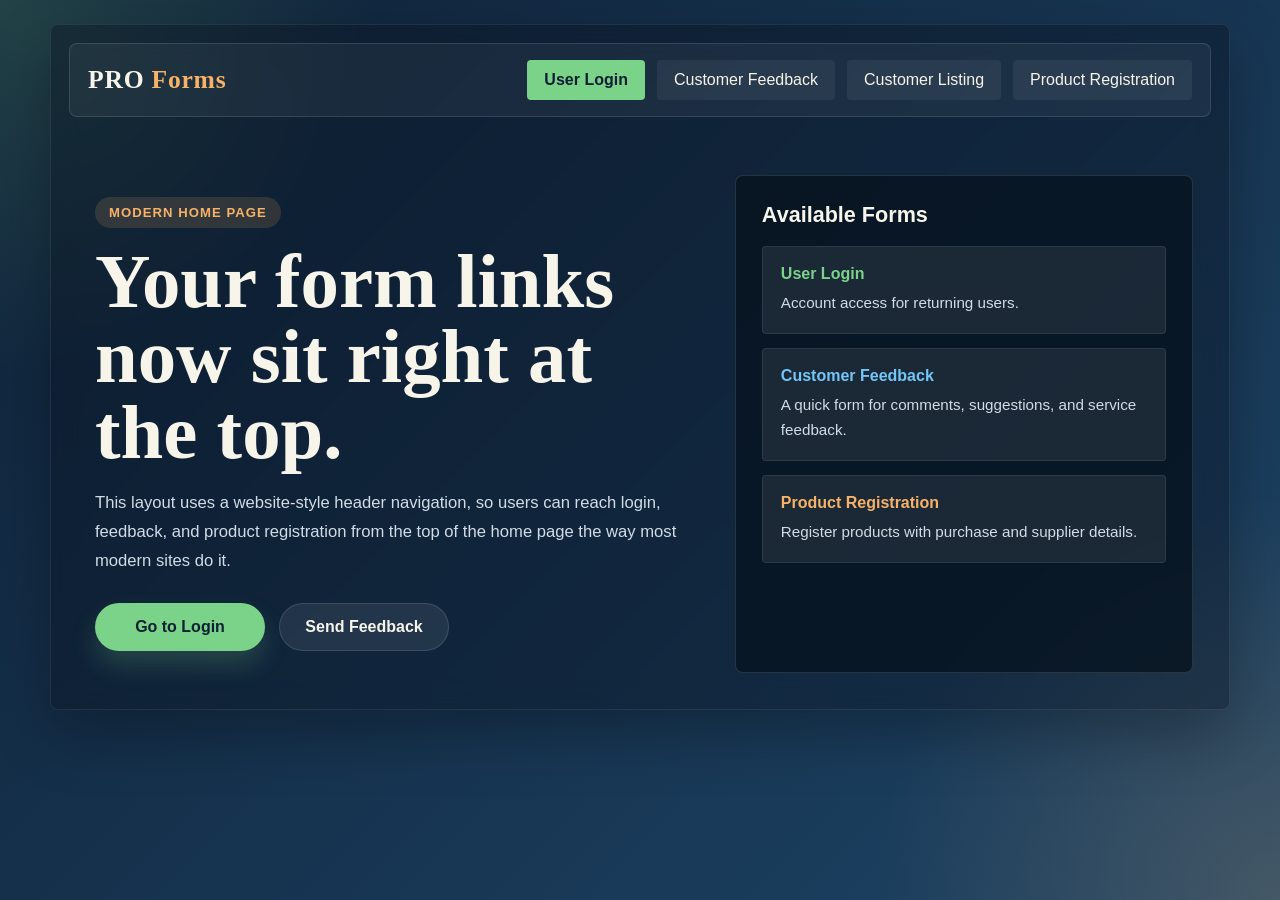
<file: index.html>
<!DOCTYPE html>
<html lang="en">
<head>
  <meta charset="UTF-8">
  <meta name="viewport" content="width=device-width, initial-scale=1.0">
  <title>PRO Form Hub</title>
  <style>
    :root {
      --bg-deep: #0f2238;
      --bg-mid: #1d4466;
      --panel: rgba(7, 19, 31, 0.76);
      --panel-soft: rgba(255, 255, 255, 0.08);
      --line: rgba(255, 255, 255, 0.12);
      --text-main: #f7f4ea;
      --text-soft: #d2dce6;
      --mint: #7bd389;
      --gold: #f7b267;
      --sky: #74c5f8;
    }

    * {
      box-sizing: border-box;
      margin: 0;
      padding: 0;
    }

    body {
      min-height: 100vh;
      padding: 24px;
      color: var(--text-main);
      background:
        radial-gradient(circle at top left, rgba(123, 211, 137, 0.18), transparent 24%),
        radial-gradient(circle at bottom right, rgba(247, 178, 103, 0.18), transparent 26%),
        linear-gradient(135deg, var(--bg-deep), var(--bg-mid));
      font-family: "Trebuchet MS", "Segoe UI", sans-serif;
    }

    .site-shell {
      width: min(1180px, 100%);
      margin: 0 auto;
      padding: 18px;
      border-radius: 8px;
      background: rgba(8, 18, 29, 0.38);
      border: 1px solid rgba(255, 255, 255, 0.08);
      box-shadow: 0 24px 60px rgba(0, 0, 0, 0.28);
      backdrop-filter: blur(14px);
    }

    .topbar {
      display: flex;
      align-items: center;
      justify-content: space-between;
      gap: 20px;
      padding: 16px 18px;
      border-radius: 8px;
      background: rgba(255, 255, 255, 0.05);
      border: 1px solid var(--line);
    }

    .brand {
      font-family: Georgia, "Times New Roman", serif;
      font-size: 1.6rem;
      font-weight: 700;
      letter-spacing: 0.03em;
    }

    .brand span {
      color: var(--gold);
    }

    .top-nav {
      display: flex;
      align-items: center;
      gap: 12px;
      flex-wrap: wrap;
      justify-content: flex-end;
    }

    .top-nav a {
      padding: 10px 16px;
      border-radius: 4px;
      color: var(--text-main);
      text-decoration: none;
      background: rgba(255, 255, 255, 0.06);
      border: 1px solid transparent;
      transition: transform 0.25s ease, background 0.25s ease, border-color 0.25s ease;
    }

    .top-nav a:hover {
      transform: translateY(-2px);
      background: rgba(255, 255, 255, 0.12);
      border-color: rgba(255, 255, 255, 0.14);
    }

    .top-nav .login-link {
      color: #092034;
      background: var(--mint);
      font-weight: 700;
    }

    .top-nav .login-link:hover {
      background: #96e1a1;
      border-color: transparent;
    }

    .hero {
      display: grid;
      grid-template-columns: 1.15fr 0.85fr;
      gap: 28px;
      margin-top: 24px;
      padding: 34px 18px 18px;
    }

    .hero-copy {
      padding: 22px 10px 22px 8px;
    }

    .eyebrow {
      display: inline-block;
      margin-bottom: 16px;
      padding: 8px 14px;
      border-radius: 999px;
      background: rgba(247, 178, 103, 0.14);
      color: var(--gold);
      font-size: 0.82rem;
      font-weight: 700;
      letter-spacing: 0.08em;
      text-transform: uppercase;
    }

    h1 {
      margin-bottom: 18px;
      font-family: Georgia, "Times New Roman", serif;
      font-size: clamp(2.8rem, 6vw, 5rem);
      line-height: 0.98;
    }

    .hero-copy p {
      max-width: 620px;
      color: var(--text-soft);
      font-size: 1.04rem;
      line-height: 1.75;
      margin-bottom: 28px;
    }

    .hero-actions {
      display: flex;
      gap: 14px;
      flex-wrap: wrap;
    }

    .hero-actions a {
      display: inline-flex;
      align-items: center;
      justify-content: center;
      min-width: 170px;
      padding: 14px 18px;
      border-radius: 999px;
      text-decoration: none;
      font-weight: 700;
      transition: transform 0.25s ease, box-shadow 0.25s ease, background 0.25s ease;
    }

    .hero-actions .primary-action {
      color: #092034;
      background: var(--mint);
      box-shadow: 0 14px 26px rgba(123, 211, 137, 0.2);
    }

    .hero-actions .primary-action:hover {
      transform: translateY(-2px);
      background: #96e1a1;
    }

    .hero-actions .ghost-action {
      color: var(--text-main);
      background: rgba(255, 255, 255, 0.08);
      border: 1px solid var(--line);
    }

    .hero-actions .ghost-action:hover {
      transform: translateY(-2px);
      background: rgba(255, 255, 255, 0.14);
    }

    .hero-panel {
      padding: 26px;
      border-radius: 8px;
      background: var(--panel);
      border: 1px solid var(--line);
    }

    .hero-panel h2 {
      margin-bottom: 18px;
      font-size: 1.35rem;
    }

    .hero-list {
      display: grid;
      gap: 14px;
    }

    .hero-item {
      padding: 18px;
      border-radius: 4px;
      background: var(--panel-soft);
      border: 1px solid rgba(255, 255, 255, 0.08);
    }

    .hero-item strong {
      display: inline-block;
      margin-bottom: 8px;
      font-size: 1rem;
    }

    .hero-item p {
      color: var(--text-soft);
      font-size: 0.95rem;
      line-height: 1.6;
    }

    .hero-item.login strong {
      color: var(--mint);
    }

    .hero-item.feedback strong {
      color: var(--sky);
    }

    .hero-item.registration strong {
      color: var(--gold);
    }

    @media (max-width: 960px) {
      .topbar,
      .hero {
        grid-template-columns: 1fr;
      }

      .topbar {
        display: grid;
      }

      .top-nav {
        justify-content: flex-start;
      }

      .hero {
        padding-top: 24px;
      }
    }

    @media (max-width: 640px) {
      body {
        padding: 14px;
      }

      .site-shell {
        padding: 14px;
        border-radius: 24px;
      }

      .topbar {
        padding: 14px;
      }

      h1 {
        font-size: 2.5rem;
      }

      .hero {
        padding: 22px 10px 10px;
      }

      .hero-panel {
        padding: 20px;
      }

      .hero-actions a,
      .top-nav a {
        width: 100%;
      }
    }
  </style>
</head>
<body>
  <main class="site-shell">
    <header class="topbar">
      <div class="brand">PRO <span>Forms</span></div>

      <nav class="top-nav">
        <a href="USERLOGINFORM.html" class="login-link">User Login</a>
        <a href="CUSTOMERFEEDBACK.html">Customer Feedback</a>
        <a href="customer%20listing%20form.html">Customer Listing</a>
        <a href="Project%20Rgistration%20Form/index.html">Product Registration</a>
      </nav>
    </header>

    <section class="hero">
      <div class="hero-copy">
        <span class="eyebrow">Modern Home Page</span>
        <h1>Your form links now sit right at the top.</h1>
        <p>This layout uses a website-style header navigation, so users can reach login, feedback, and product registration from the top of the home page the way most modern sites do it.</p>

        <div class="hero-actions">
          <a href="USERLOGINFORM.html" class="primary-action">Go to Login</a>
          <a href="CUSTOMERFEEDBACK.html" class="ghost-action">Send Feedback</a>
        </div>
      </div>

      <aside class="hero-panel">
        <h2>Available Forms</h2>

        <div class="hero-list">
          <div class="hero-item login">
            <strong>User Login</strong>
            <p>Account access for returning users.</p>
          </div>

          <div class="hero-item feedback">
            <strong>Customer Feedback</strong>
            <p>A quick form for comments, suggestions, and service feedback.</p>
          </div>

          <div class="hero-item registration">
            <strong>Product Registration</strong>
            <p>Register products with purchase and supplier details.</p>
          </div>
        </div>
      </aside>
    </section>
  </main>
</body>
</html>
</file>
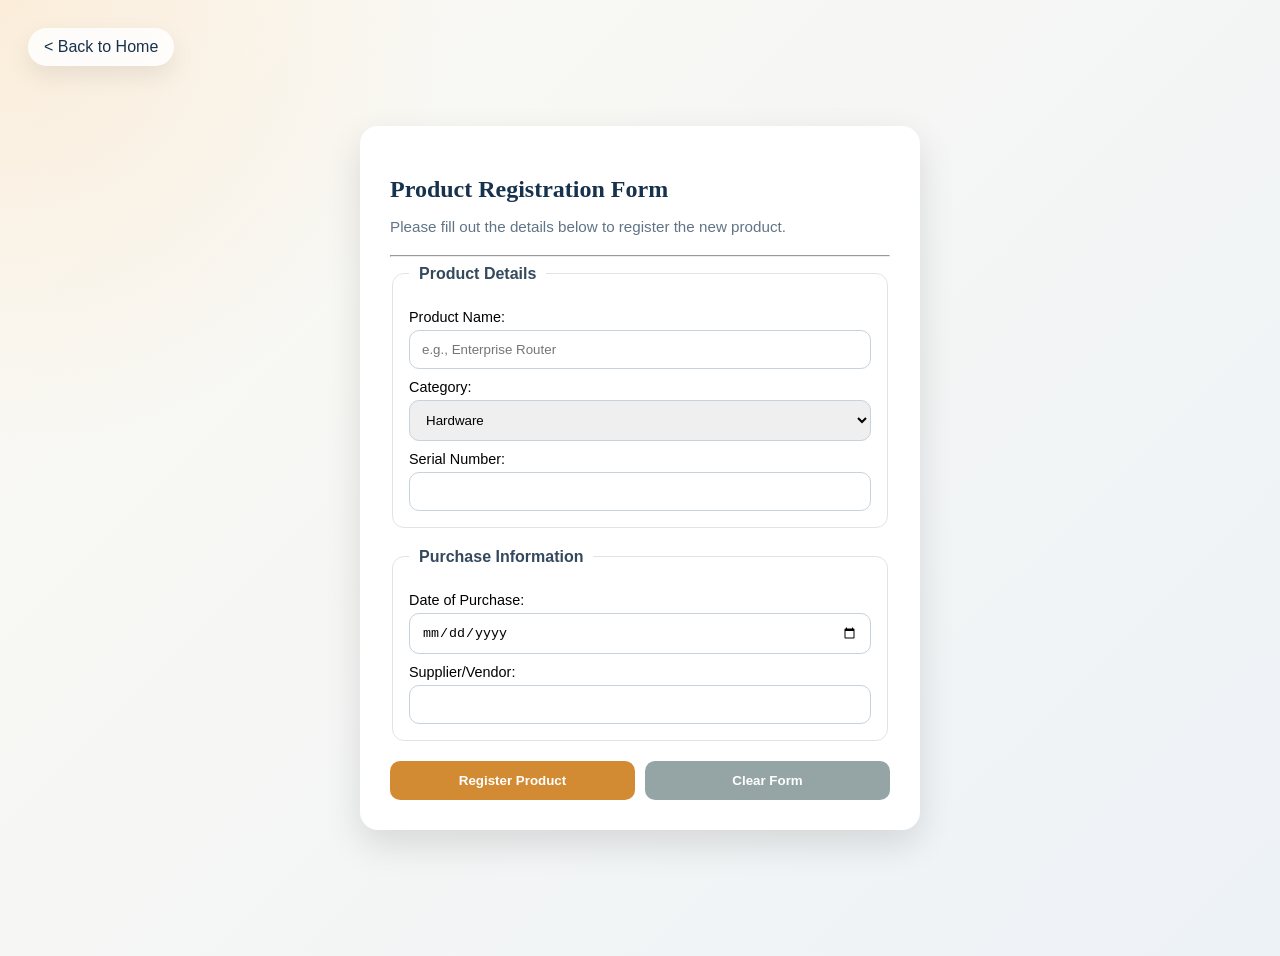
<file: Project Rgistration Form/index.html>
<!DOCTYPE html>
<html lang="en">
<head>
    <meta charset="UTF-8">
    <meta name="viewport" content="width=device-width, initial-scale=1.0">
    <title>Product Registration | Beta Tech Solutions</title>
    <link rel="stylesheet" href="style.css">
</head>
<body>
    <a href="../index.html" class="back-btn">&lt; Back to Home</a>

    <div class="form-container">
        <h2>Product Registration Form</h2>
        <p>Please fill out the details below to register the new product.</p>
        <hr>

        <form action="/submit-registration" method="POST">
            <fieldset>
                <legend>Product Details</legend>
                
                <label for="prod-name">Product Name:</label>
                <input type="text" id="prod-name" name="product_name" required placeholder="e.g., Enterprise Router">

                <label for="prod-category">Category:</label>
                <select id="prod-category" name="category">
                    <option value="hardware">Hardware</option>
                    <option value="software">Software</option>
                    <option value="service">Service</option>
                </select>

                <label for="serial-number">Serial Number:</label>
                <input type="text" id="serial-number" name="serial_number" required>
            </fieldset>

            <fieldset>
                <legend>Purchase Information</legend>
                
                <label for="purchase-date">Date of Purchase:</label>
                <input type="date" id="purchase-date" name="purchase_date" required>

                <label for="supplier">Supplier/Vendor:</label>
                <input type="text" id="supplier" name="supplier_name">
            </fieldset>

            <div class="form-footer">
                <button type="submit">Register Product</button>
                <button type="reset" class="btn-secondary">Clear Form</button>
            </div>
        </form>
    </div>

</body>
</html>
</file>
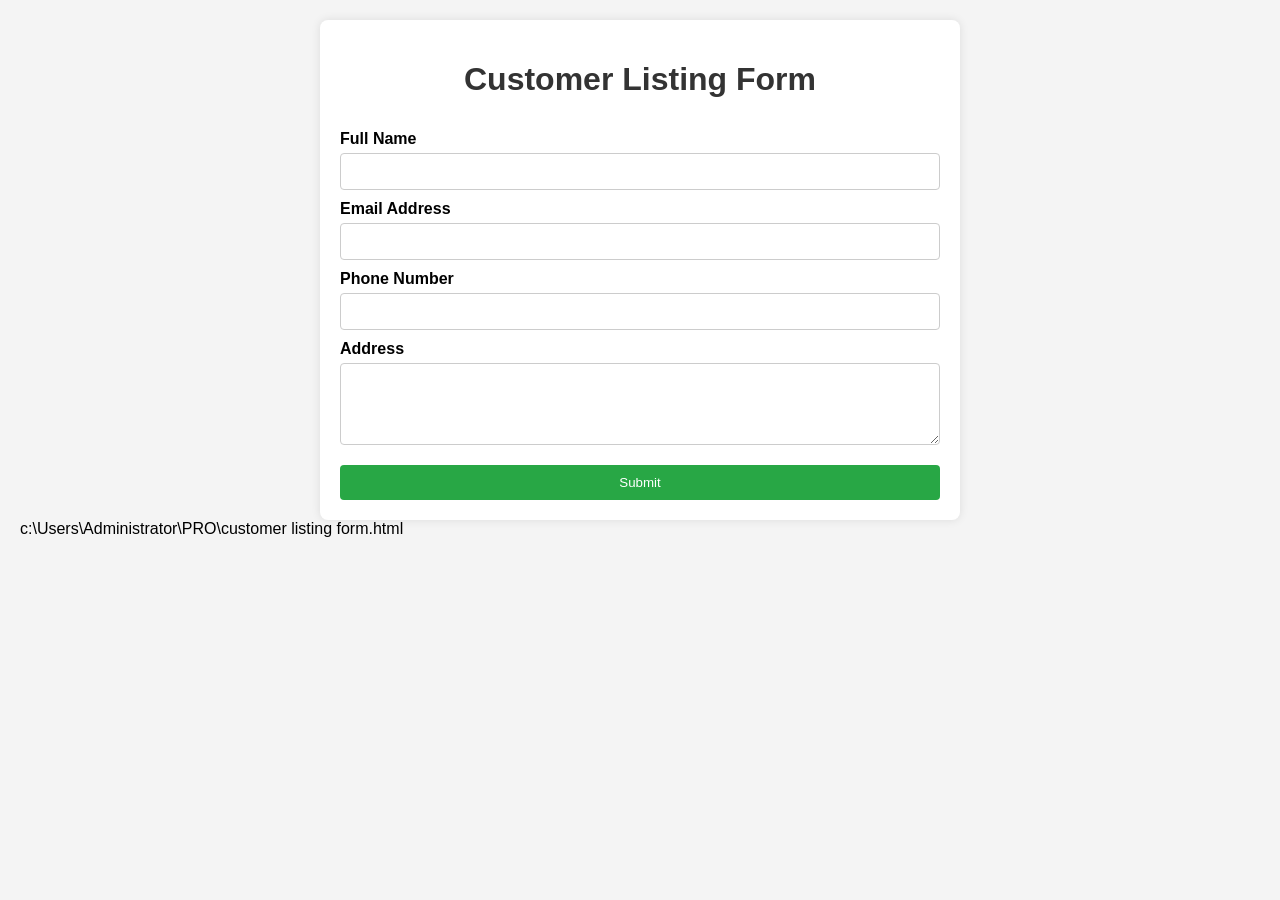
<file: customer listing form.html>
<!DOCTYPE html>
<html lang="en">
<head>
  <meta charset="UTF-8">
  <meta name="viewport" content="width=device-width, initial-scale=1.0">
  <title>Customer Listing Form</title>
  <style>
    body {
      font-family: Arial, sans-serif;
      margin: 20px;
      background-color: #f4f4f4;
    }
    .container {
      max-width: 600px;
      margin: auto;
      background: white;
      padding: 20px;
      border-radius: 8px;
      box-shadow: 0 0 10px rgba(0,0,0,0.1);
    }
    h1 {
      text-align: center;
      color: #333;
    }
    form {
      display: flex;
      flex-direction: column;
    }
    label {
      margin-top: 10px;
      font-weight: bold;
    }
    input, textarea {
      padding: 10px;
      margin-top: 5px;
      border: 1px solid #ccc;
      border-radius: 4px;
    }
    button {
      margin-top: 20px;
      padding: 10px;
      background-color: #28a745;
      color: white;
      border: none;
      border-radius: 4px;
      cursor: pointer;
    }
    button:hover {
      background-color: #218838;
    }
  </style>
</head>
<body>
  <div class="container">
    <h1>Customer Listing Form</h1>
    <form action="#" method="post">
      <label for="name">Full Name</label>
      <input type="text" id="name" name="name" required>

      <label for="email">Email Address</label>
      <input type="email" id="email" name="email" required>

      <label for="phone">Phone Number</label>
      <input type="tel" id="phone" name="phone" required>

      <label for="address">Address</label>
      <textarea id="address" name="address" rows="4" required></textarea>

      <button type="submit">Submit</button>
    </form>
  </div>
</body>
</html></content>
<parameter name="filePath">c:\Users\Administrator\PRO\customer listing form.html
</file>
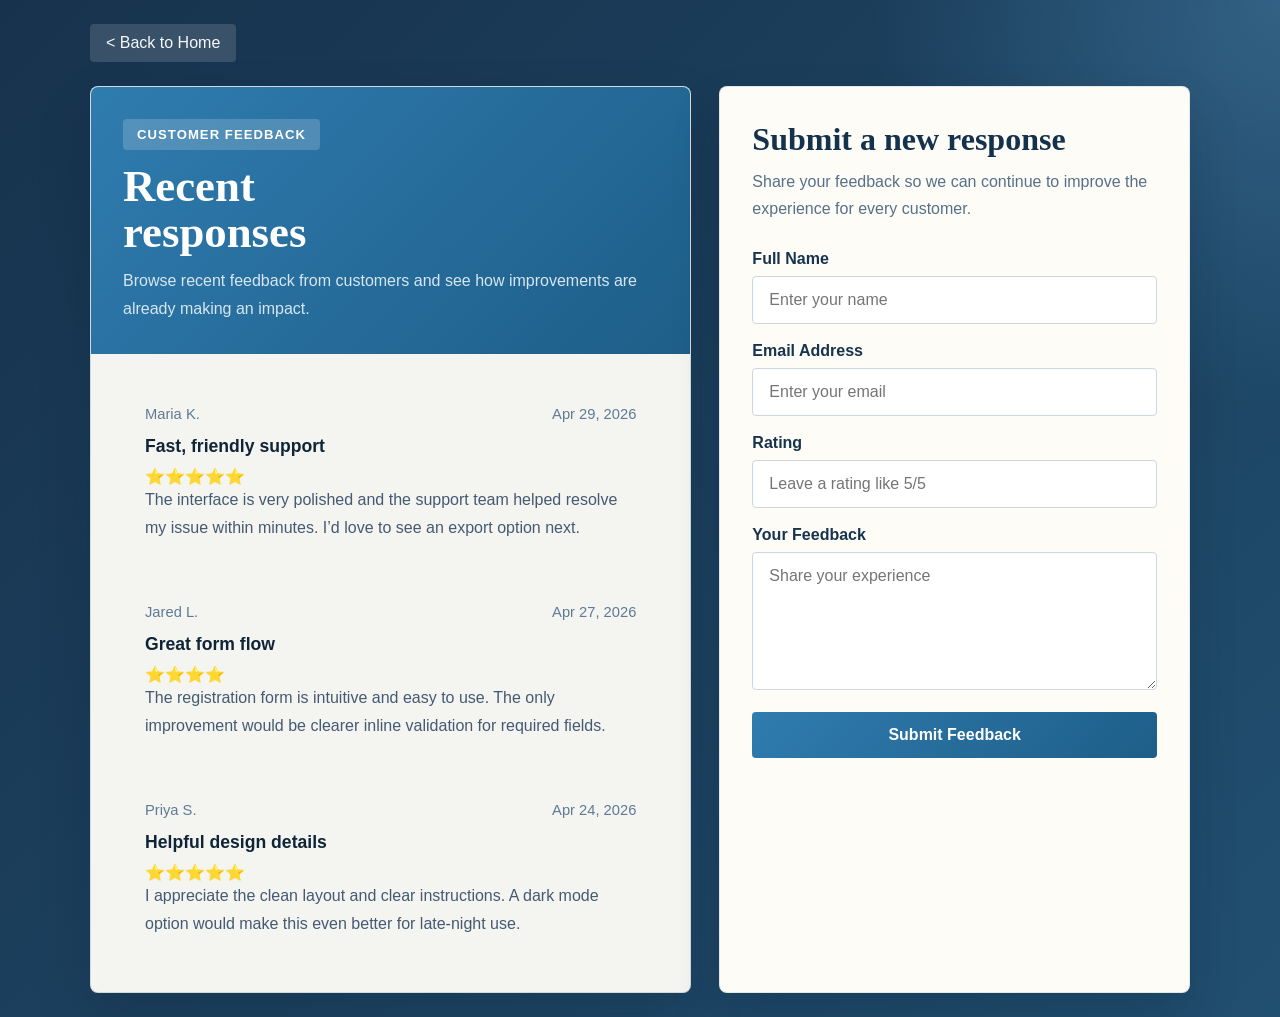
<file: CUSTOMERFEEDBACK.html>
<!DOCTYPE html>
<html lang="en">
<head>
  <meta charset="UTF-8">
  <meta name="viewport" content="width=device-width, initial-scale=1.0">
  <title>Customer Feedback</title>
  <style>
    * {
      box-sizing: border-box;
      margin: 0;
      padding: 0;
    }

    body {
      min-height: 100vh;
      padding: 24px;
      display: flex;
      align-items: center;
      justify-content: center;
      background:
        radial-gradient(circle at top right, rgba(116, 197, 248, 0.24), transparent 25%),
        linear-gradient(135deg, #17324d, #214f70);
      font-family: "Trebuchet MS", "Segoe UI", sans-serif;
      color: #0f2132;
    }

    .page-shell {
      width: min(1100px, 100%);
      position: relative;
    }

    .back-btn {
      display: inline-flex;
      margin-bottom: 24px;
      padding: 10px 16px;
      border-radius: 4px;
      color: #f6f8fb;
      text-decoration: none;
      background: rgba(255, 255, 255, 0.14);
      transition: background 0.25s ease, transform 0.25s ease;
    }

    .back-btn:hover {
      background: rgba(255, 255, 255, 0.22);
      transform: translateX(-3px);
    }

    .feedback-page {
      display: grid;
      grid-template-columns: minmax(320px, 1.15fr) minmax(320px, 0.9fr);
      gap: 28px;
    }

    .panel {
      background: rgba(253, 252, 247, 0.96);
      border-radius: 8px;
      overflow: hidden;
      box-shadow: 0 26px 54px rgba(7, 23, 39, 0.2);
      border: 1px solid rgba(36, 81, 118, 0.16);
    }

    .panel-header {
      padding: 32px;
      background: linear-gradient(135deg, #2f7caf, #1e5e89);
      color: white;
    }

    .panel-header span {
      display: inline-flex;
      margin-bottom: 14px;
      padding: 8px 14px;
      border-radius: 4px;
      background: rgba(255, 255, 255, 0.18);
      font-size: 0.82rem;
      font-weight: 700;
      letter-spacing: 0.08em;
      text-transform: uppercase;
    }

    .panel-header h1 {
      max-width: 10ch;
      font-family: Georgia, "Times New Roman", serif;
      font-size: clamp(2rem, 3.5vw, 3.2rem);
      line-height: 1.02;
      margin-bottom: 12px;
    }

    .panel-header p {
      max-width: 540px;
      color: #d7e6f2;
      line-height: 1.7;
    }

    .feedback-list {
      padding: 30px 30px 32px;
      display: grid;
      gap: 18px;
    }

    .feedback-card {
      padding: 22px 24px;
      border-radius: 4px;
    }

    .feedback-card h2 {
      margin-bottom: 10px;
      font-size: 1.1rem;
      color: #0f2436;
    }

    .feedback-meta {
      display: flex;
      justify-content: space-between;
      gap: 12px;
      color: #5f7b94;
      font-size: 0.92rem;
      margin-bottom: 14px;
    }

    .feedback-meta span {
      display: inline-flex;
      align-items: center;
      gap: 6px;
    }

    .rating {
      display: inline-flex;
      align-items: center;
      gap: 6px;
      color: #2f7caf;
    }

    .feedback-card p {
      line-height: 1.75;
      color: #455a72;
    }

    .feedback-form {
      padding: 34px 32px;
      background: #fdfcf7;
      border-radius: 8px;
      border: 1px solid rgba(36, 81, 118, 0.12);
      box-shadow: 0 24px 48px rgba(7, 23, 39, 0.18);
    }

    .feedback-form h2 {
      margin-bottom: 10px;
      font-family: Georgia, "Times New Roman", serif;
      font-size: 2rem;
      color: #14324c;
    }

    .feedback-form p {
      margin-bottom: 28px;
      color: #567089;
      line-height: 1.7;
    }

    .feedback-form label {
      display: block;
      margin-bottom: 8px;
      color: #18344d;
      font-weight: 700;
    }

    .feedback-form input,
    .feedback-form textarea {
      width: 100%;
      margin-bottom: 18px;
      padding: 14px 16px;
      border: 1px solid #cbd7e2;
      border-radius: 4px;
      font: inherit;
      background: white;
      transition: border-color 0.25s ease, box-shadow 0.25s ease;
    }

    .feedback-form input:focus,
    .feedback-form textarea:focus {
      outline: none;
      border-color: #3d7da6;
      box-shadow: 0 0 0 4px rgba(61, 125, 166, 0.14);
    }

    .feedback-form button {
      width: 100%;
      padding: 14px;
      border: none;
      border-radius: 4px;
      background: linear-gradient(135deg, #2f7caf, #1e5e89);
      color: white;
      font-size: 1rem;
      font-weight: 700;
      cursor: pointer;
      transition: transform 0.25s ease, box-shadow 0.25s ease;
    }

    .feedback-form button:hover {
      transform: translateY(-2px);
      box-shadow: 0 14px 24px rgba(30, 94, 137, 0.24);
    }

    .highlight {
      color: #1e5e89;
      font-weight: 700;
    }

    @media (max-width: 900px) {
      .feedback-page {
        grid-template-columns: 1fr;
      }
    }

    @media (max-width: 640px) {
      body {
        padding: 16px;
      }

      .feedback-page {
        gap: 20px;
      }

      .feedback-form,
      .panel {
        padding: 24px 22px;
      }
    }
  </style>
</head>
<body>
  <div class="page-shell">
    <a href="index.html" class="back-btn">&lt; Back to Home</a>

    <div class="feedback-page">
      <section class="panel">
        <div class="panel-header">
          <span>Customer Feedback</span>
          <h1>Recent responses</h1>
          <p>Browse recent feedback from customers and see how improvements are already making an impact.</p>
        </div>

        <div class="feedback-list">
          <article class="feedback-card">
            <div class="feedback-meta">
              <span>Maria K.</span>
              <span>Apr 29, 2026</span>
            </div>
            <h2>Fast, friendly support</h2>
            <div class="rating">⭐⭐⭐⭐⭐</div>
            <p>The interface is very polished and the support team helped resolve my issue within minutes. I’d love to see an export option next.</p>
          </article>

          <article class="feedback-card">
            <div class="feedback-meta">
              <span>Jared L.</span>
              <span>Apr 27, 2026</span>
            </div>
            <h2>Great form flow</h2>
            <div class="rating">⭐⭐⭐⭐</div>
            <p>The registration form is intuitive and easy to use. The only improvement would be clearer inline validation for required fields.</p>
          </article>

          <article class="feedback-card">
            <div class="feedback-meta">
              <span>Priya S.</span>
              <span>Apr 24, 2026</span>
            </div>
            <h2>Helpful design details</h2>
            <div class="rating">⭐⭐⭐⭐⭐</div>
            <p>I appreciate the clean layout and clear instructions. A dark mode option would make this even better for late-night use.</p>
          </article>
        </div>
      </section>

      <section class="feedback-form">
        <h2>Submit a new response</h2>
        <p>Share your feedback so we can continue to improve the experience for every customer.</p>

        <form>
          <label for="feedback-name">Full Name</label>
          <input type="text" id="feedback-name" name="name" placeholder="Enter your name" required>

          <label for="feedback-email">Email Address</label>
          <input type="email" id="feedback-email" name="email" placeholder="Enter your email" required>

          <label for="feedback-rating">Rating</label>
          <input type="text" id="feedback-rating" name="rating" placeholder="Leave a rating like 5/5" required>

          <label for="feedback-message">Your Feedback</label>
          <textarea id="feedback-message" name="feedback" rows="6" placeholder="Share your experience" required></textarea>

          <button type="submit">Submit Feedback</button>
        </form>
      </section>
    </div>
  </div>
</body>
</html>
</file>
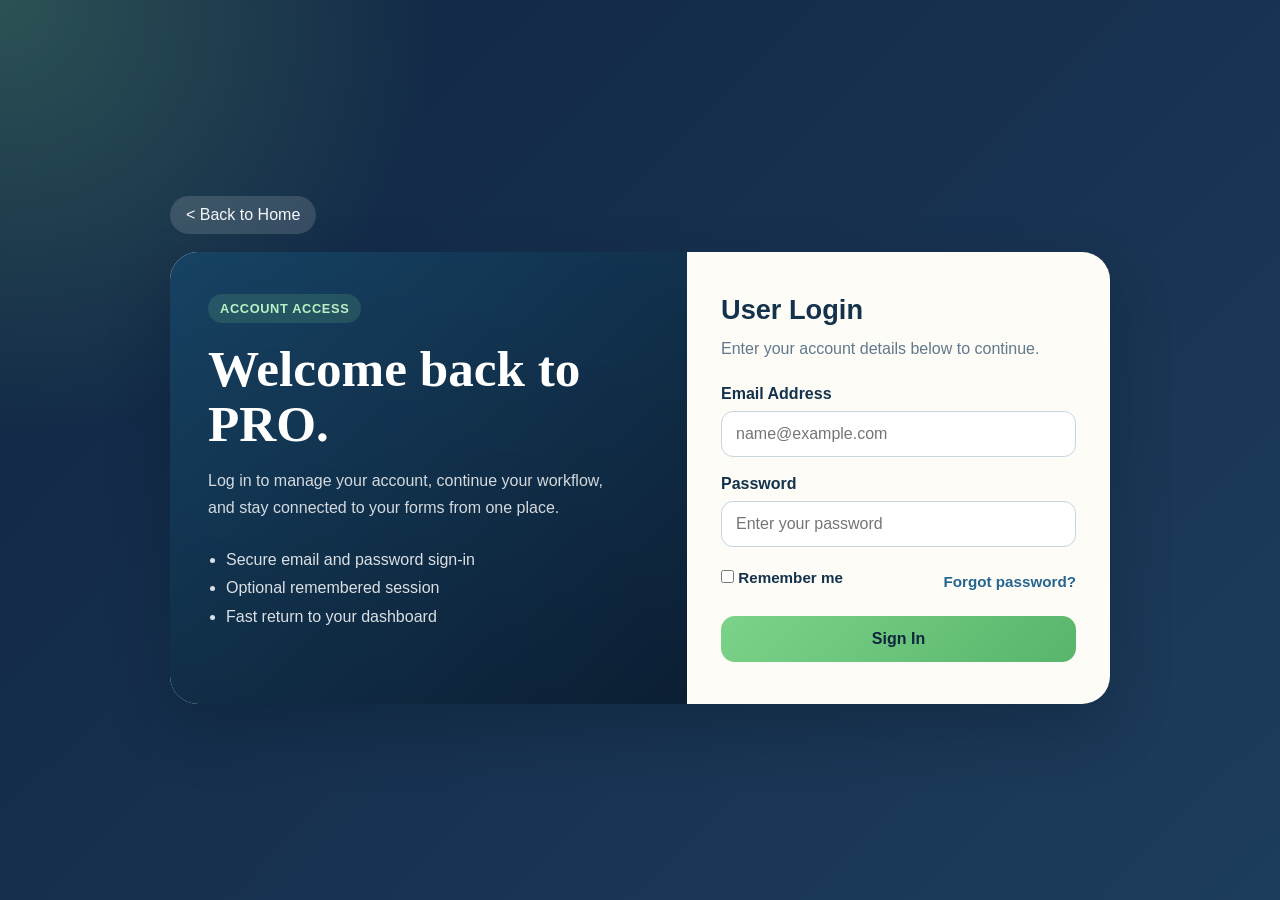
<file: USERLOGINFORM.html>
<!DOCTYPE html>
<html lang="en">
<head>
  <meta charset="UTF-8">
  <meta name="viewport" content="width=device-width, initial-scale=1.0">
  <title>User Login Form</title>
  <style>
    :root {
      --bg-deep: #102542;
      --bg-soft: #1d3d5c;
      --accent: #7bd389;
      --accent-dark: #59b56c;
      --card: #fdfcf7;
      --text-main: #14324c;
      --text-soft: #62788c;
    }

    * {
      box-sizing: border-box;
      margin: 0;
      padding: 0;
    }

    body {
      min-height: 100vh;
      padding: 24px;
      display: flex;
      align-items: center;
      justify-content: center;
      background:
        radial-gradient(circle at left top, rgba(123, 211, 137, 0.26), transparent 28%),
        linear-gradient(135deg, var(--bg-deep), var(--bg-soft));
      font-family: "Trebuchet MS", "Segoe UI", sans-serif;
    }

    .page-shell {
      width: min(940px, 100%);
    }

    .back-btn {
      display: inline-flex;
      margin-bottom: 18px;
      padding: 10px 16px;
      border-radius: 999px;
      color: #f6f8fb;
      text-decoration: none;
      background: rgba(255, 255, 255, 0.14);
      transition: background 0.25s ease, transform 0.25s ease;
    }

    .back-btn:hover {
      background: rgba(255, 255, 255, 0.22);
      transform: translateX(-3px);
    }

    .login-panel {
      display: grid;
      grid-template-columns: 1.1fr 0.9fr;
      overflow: hidden;
      border-radius: 28px;
      box-shadow: 0 26px 58px rgba(7, 23, 39, 0.3);
      background: var(--card);
    }

    .login-copy {
      padding: 42px 38px;
      color: white;
      background:
        linear-gradient(180deg, rgba(0, 0, 0, 0.08), rgba(0, 0, 0, 0.18)),
        linear-gradient(135deg, #18486c, #0e253e);
    }

    .login-copy span {
      display: inline-block;
      margin-bottom: 18px;
      padding: 7px 12px;
      border-radius: 999px;
      background: rgba(123, 211, 137, 0.16);
      color: #baf0c4;
      font-size: 0.8rem;
      font-weight: 700;
      letter-spacing: 0.05em;
      text-transform: uppercase;
    }

    .login-copy h1 {
      margin-bottom: 16px;
      font-family: Georgia, "Times New Roman", serif;
      font-size: clamp(2rem, 4vw, 3.3rem);
      line-height: 1.08;
    }

    .login-copy p {
      max-width: 420px;
      color: rgba(255, 255, 255, 0.82);
      line-height: 1.7;
    }

    .login-copy ul {
      margin-top: 24px;
      padding-left: 18px;
      color: rgba(255, 255, 255, 0.85);
      line-height: 1.8;
    }

    .login-form {
      padding: 42px 34px;
      color: var(--text-main);
    }

    .login-form h2 {
      margin-bottom: 10px;
      font-size: 1.7rem;
    }

    .login-form p {
      margin-bottom: 24px;
      color: var(--text-soft);
      line-height: 1.6;
    }

    .login-form label {
      display: block;
      margin-bottom: 8px;
      color: var(--text-main);
      font-weight: 700;
    }

    .login-form input {
      width: 100%;
      margin-bottom: 18px;
      padding: 13px 14px;
      border: 1px solid #c8d5df;
      border-radius: 12px;
      font: inherit;
      transition: border-color 0.25s ease, box-shadow 0.25s ease;
    }

    .login-form input:focus {
      outline: none;
      border-color: var(--accent-dark);
      box-shadow: 0 0 0 4px rgba(123, 211, 137, 0.18);
    }

    .login-options {
      display: flex;
      align-items: center;
      justify-content: space-between;
      gap: 12px;
      margin: 4px 0 22px;
      color: var(--text-soft);
      font-size: 0.95rem;
    }

    .remember-me {
      display: inline-flex;
      align-items: center;
      gap: 8px;
    }

    .remember-me input {
      width: auto;
      margin: 0;
    }

    .login-options a {
      color: #25658f;
      text-decoration: none;
      font-weight: 700;
    }

    .login-options a:hover {
      text-decoration: underline;
    }

    .login-form button {
      width: 100%;
      padding: 14px;
      border: none;
      border-radius: 14px;
      background: linear-gradient(135deg, var(--accent), var(--accent-dark));
      color: #0e253e;
      font-size: 1rem;
      font-weight: 800;
      cursor: pointer;
      transition: transform 0.25s ease, box-shadow 0.25s ease;
    }

    .login-form button:hover {
      transform: translateY(-2px);
      box-shadow: 0 14px 24px rgba(89, 181, 108, 0.25);
    }

    @media (max-width: 860px) {
      .login-panel {
        grid-template-columns: 1fr;
      }
    }

    @media (max-width: 600px) {
      body {
        padding: 16px;
      }

      .login-copy,
      .login-form {
        padding: 28px 22px;
      }

      .login-options {
        flex-direction: column;
        align-items: flex-start;
      }
    }
  </style>
</head>
<body>
  <div class="page-shell">
    <a href="index.html" class="back-btn">&lt; Back to Home</a>

    <div class="login-panel">
      <section class="login-copy">
        <span>Account Access</span>
        <h1>Welcome back to PRO.</h1>
        <p>Log in to manage your account, continue your workflow, and stay connected to your forms from one place.</p>
        <ul>
          <li>Secure email and password sign-in</li>
          <li>Optional remembered session</li>
          <li>Fast return to your dashboard</li>
        </ul>
      </section>

      <section class="login-form">
        <h2>User Login</h2>
        <p>Enter your account details below to continue.</p>

        <form>
          <label for="login-email">Email Address</label>
          <input type="email" id="login-email" name="email" placeholder="name@example.com" required>

          <label for="login-password">Password</label>
          <input type="password" id="login-password" name="password" placeholder="Enter your password" required>

          <div class="login-options">
            <label class="remember-me" for="remember-me">
              <input type="checkbox" id="remember-me" name="remember_me">
              <span>Remember me</span>
            </label>
            <a href="#">Forgot password?</a>
          </div>

          <button type="submit">Sign In</button>
        </form>
      </section>
    </div>
  </div>
</body>
</html>
</file>
<file: Project Rgistration Form/style.css>
body {
    font-family: "Trebuchet MS", "Segoe UI", sans-serif;
    min-height: 100vh;
    background:
        radial-gradient(circle at top left, rgba(247, 178, 103, 0.18), transparent 28%),
        linear-gradient(135deg, #fcfaf3, #edf2f7);
    display: flex;
    justify-content: center;
    align-items: center;
    padding: 20px;
    position: relative;
}

.form-container {
    background: white;
    padding: 30px;
    border-radius: 18px;
    box-shadow: 0 14px 36px rgba(0,0,0,0.12);
    max-width: 500px;
    width: 100%;
}

h2 {
    color: #17324d;
    margin-bottom: 5px;
    font-family: Georgia, "Times New Roman", serif;
}

p {
    color: #617486;
    font-size: 0.95em;
    margin-bottom: 20px;
}

fieldset {
    border: 1px solid #dde5eb;
    border-radius: 12px;
    margin-bottom: 20px;
    padding: 16px;
}

legend { font-weight: bold; padding: 0 10px; color: #34495e; }

label {
    display: block;
    margin-top: 10px;
    margin-bottom: 5px;
    font-size: 0.9em;
}

input, select {
    width: 100%;
    padding: 11px 12px;
    border: 1px solid #c7d2da;
    border-radius: 10px;
    box-sizing: border-box;
    transition: border-color 0.25s ease, box-shadow 0.25s ease;
}

input:focus, select:focus {
    outline: none;
    border-color: #d38b33;
    box-shadow: 0 0 0 4px rgba(247, 178, 103, 0.18);
}

.form-footer {
    display: flex;
    gap: 10px;
    margin-top: 10px;
}

button {
    flex: 1;
    padding: 12px;
    background-color: #d38b33;
    color: white;
    border: none;
    border-radius: 10px;
    cursor: pointer;
    font-weight: bold;
    transition: transform 0.25s ease, background-color 0.25s ease;
}

button:hover {
    background-color: #ba7522;
    transform: translateY(-2px);
}

.btn-secondary { background-color: #95a5a6; }
.btn-secondary:hover { background-color: #7f8c8d; }

.back-btn {
    position: absolute;
    top: 20px;
    left: 20px;
    padding: 10px 16px;
    border-radius: 999px;
    color: #17324d;
    text-decoration: none;
    background: rgba(255, 255, 255, 0.84);
    box-shadow: 0 10px 24px rgba(0,0,0,0.08);
    transition: transform 0.25s ease, background 0.25s ease;
}

.back-btn:hover {
    background: white;
    transform: translateX(-3px);
}

@media (max-width: 600px) {
    body {
        align-items: flex-start;
        padding-top: 78px;
    }

    .form-container {
        padding: 24px 18px;
    }

    .form-footer {
        flex-direction: column;
    }
}
</file>
